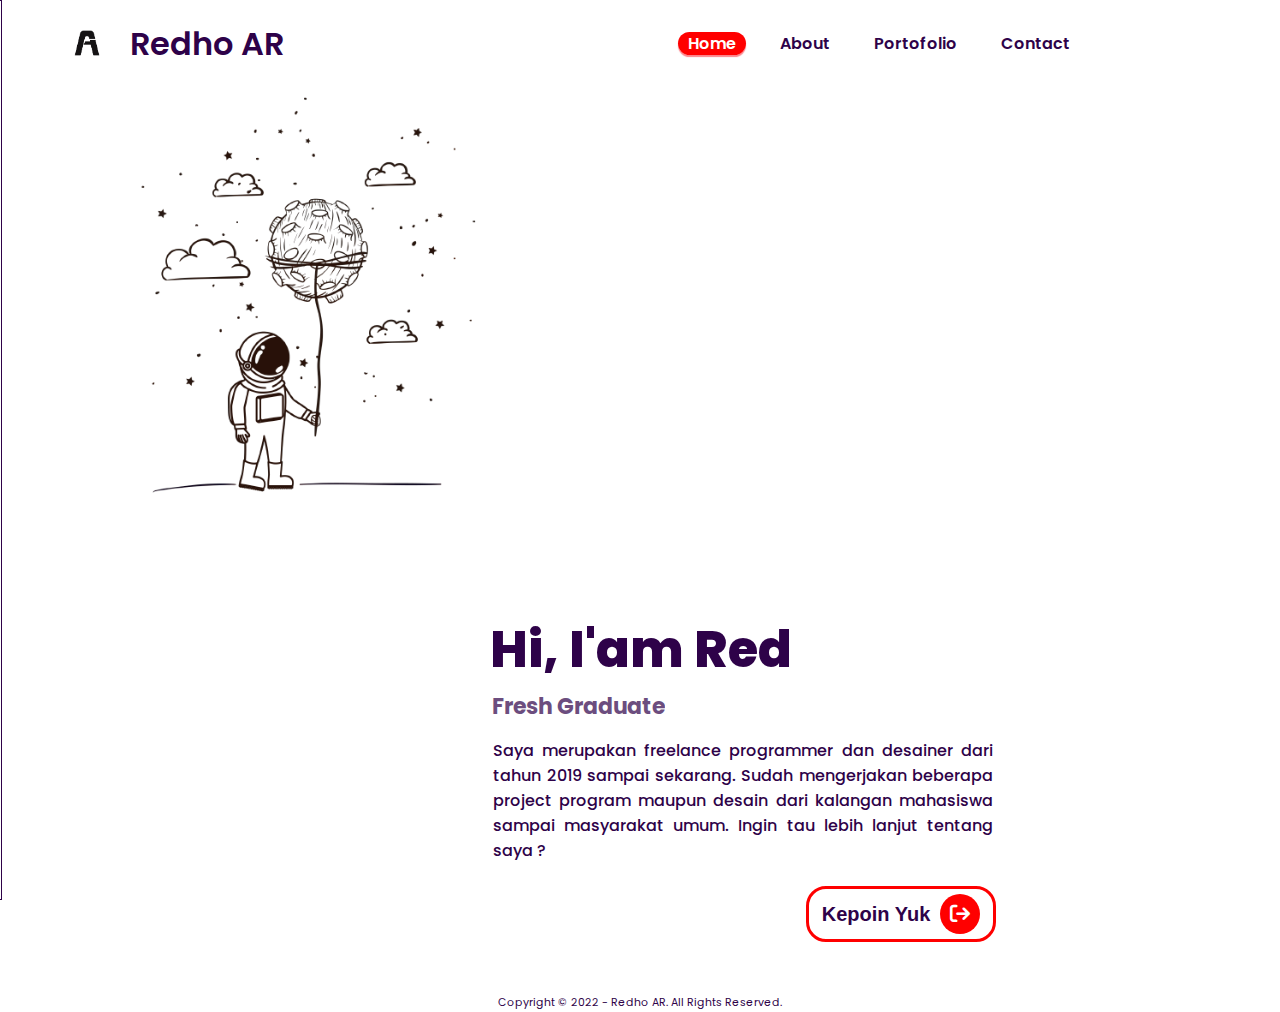
<file: index.html>
<!DOCTYPE html>
<html lang="en">
<head>
    <meta charset="UTF-8">
    <meta http-equiv="X-UA-Compatible" content="IE=edge">
    <meta name="viewport" content="width=device-width, initial-scale=1.0">
    <link rel="stylesheet" type="text/css" href="css/style.css">
    <link href="https://fonts.googleapis.com/css2?family=Poppins:wght@400;500;600;800&display=swap" rel="stylesheet">
    <link rel="stylesheet" href="https://cdnjs.cloudflare.com/ajax/libs/font-awesome/6.1.2/css/all.min.css">
    <title>AR Group</title>
</head>
<body>

    <!-- Sidebar -->
    <input type="checkbox" id="check">
    <div class="sidebar">
        <ul>
            <li><a href="index.html">Home</a></li>
            <li><a href="about/about.html">About</a></li>
            <li><a href="portofolio/portofolio.html">Portofolio</a></li>
            <li><a href="contact/contact.html">Contact</a></li>
        </ul>
        <label for="check" class="mobile-menuback"><i class="fa-solid fa-circle-xmark"></i></label>
    </div>
    
    <!--Header-->
    <header>
        <div class="container">
            <img src="images/logo.png" alt="logo">
            <h1><a href="index.html">Redho AR</a></h1>
            <ul>
                <li class="active"><a href="index.html">Home</a></li>
                <li><a href="about/about.html">About</a></li>
                <li><a href="portofolio/portofolio.html">Portofolio</a></li>
                <li><a href="contact/contact.html">Contact</a></li>
            </ul>
            <label for="check" class="mobile-menu"><i class="fa-solid fa-bars-progress"></i></label>
        </div>
    </header>

    <!--Banner-->
    <section>
        <div class="container">
            <img src="images/background.png" alt="background">
            <div class="text">
                <h2>Hi, I'am <span class="ngetik"></span></h2>
                <h5>Fresh Graduate</h5>
                <p>Saya merupakan freelance programmer dan desainer dari tahun 2019 sampai sekarang. Sudah mengerjakan beberapa project program maupun desain dari kalangan mahasiswa sampai masyarakat umum. Ingin tau lebih lanjut tentang saya ?</p>
                <a href="about/about.html"><button>Kepoin Yuk<i class="fa-solid fa-arrow-right-from-bracket"></i></button></a>
            </div>
        </div>
    </section>

    <!--Footer-->
    <footer>
        <div class="container">
            <small>Copyright &copy; 2022 - Redho AR. All Rights Reserved.</small>
        </div>
    </footer>

    <script src="js/script.js"></script>
</body>
</html>
</file>
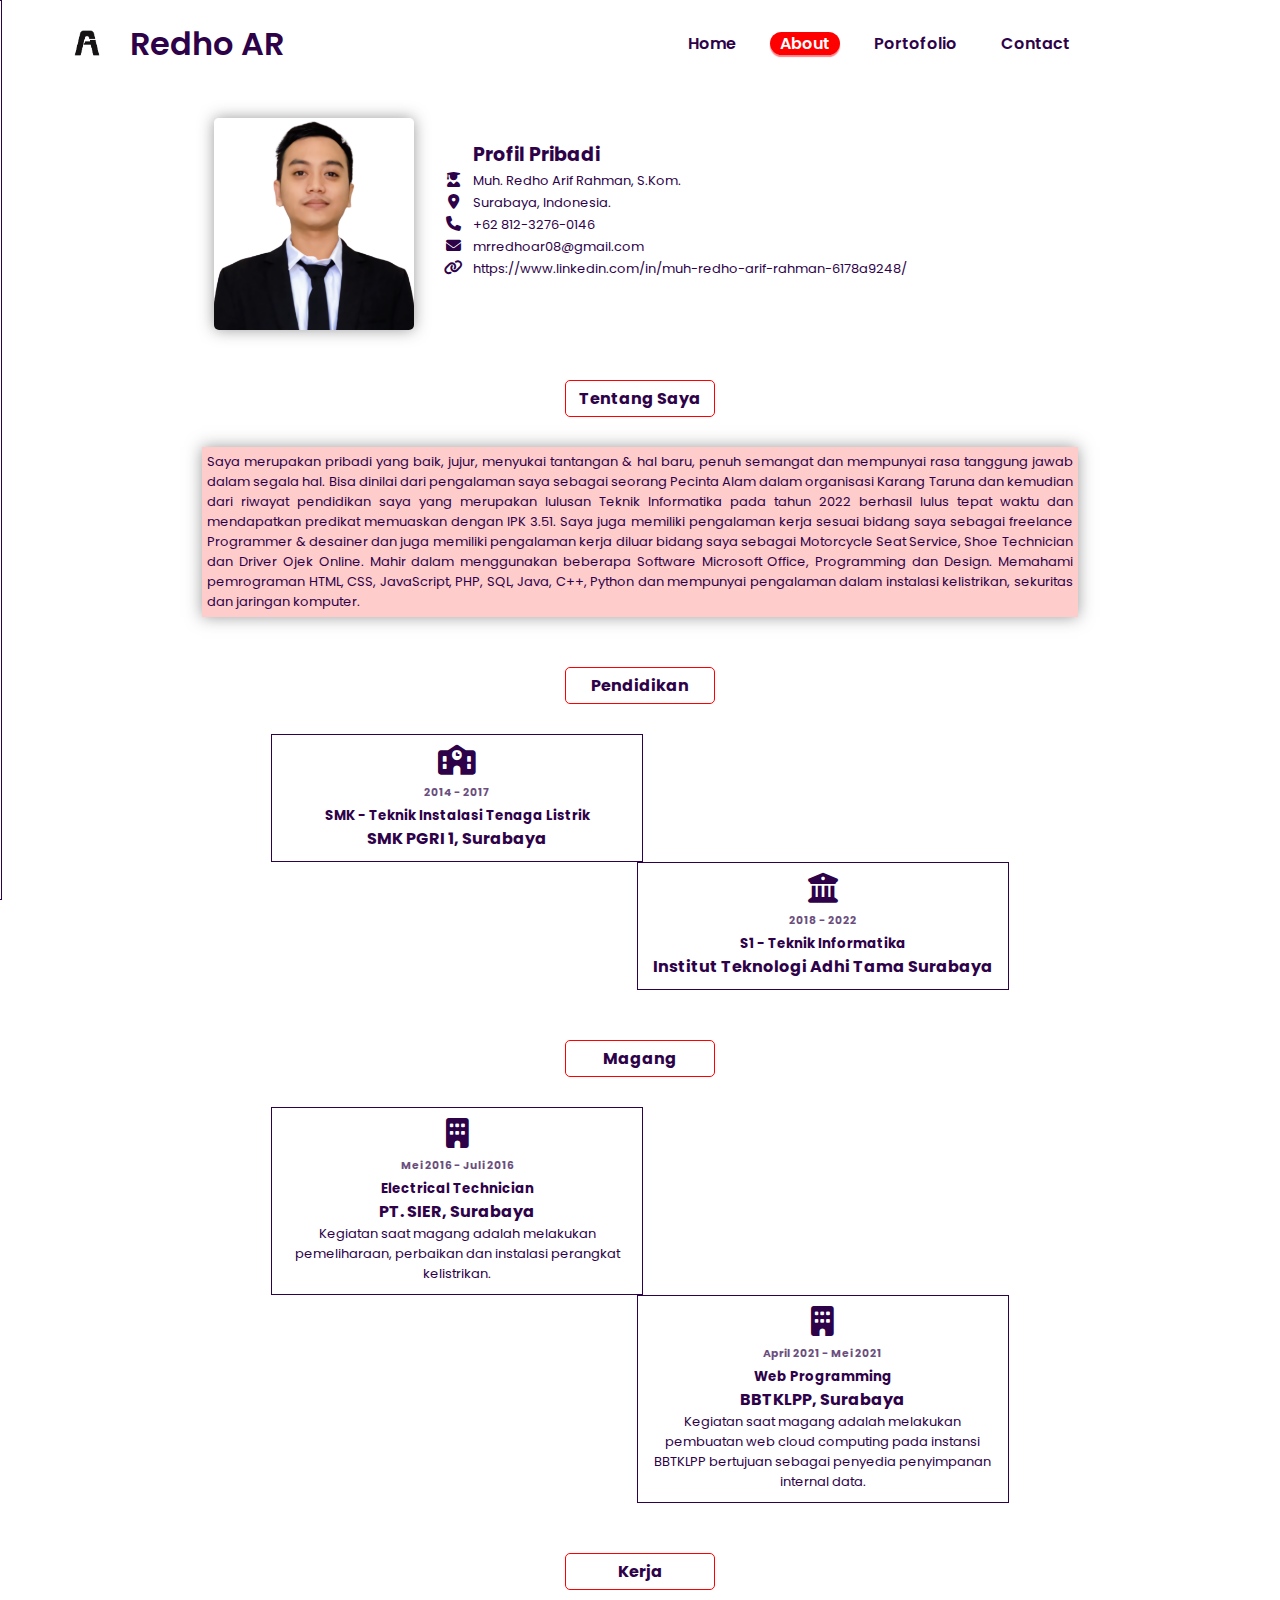
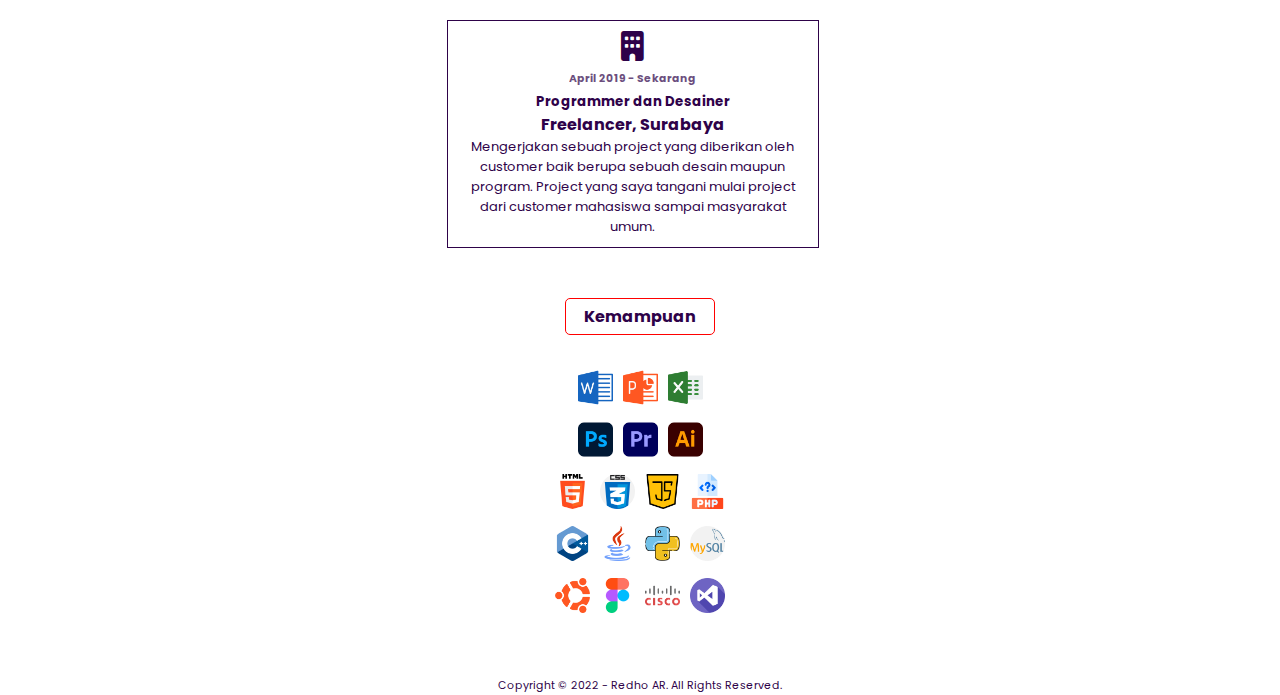
<file: about/about.html>
<!DOCTYPE html>
<html lang="en">
<head>
    <meta charset="UTF-8">
    <meta http-equiv="X-UA-Compatible" content="IE=edge">
    <meta name="viewport" content="width=device-width, initial-scale=1.0">
    <link rel="stylesheet" type="text/css" href="../css/style.css">
    <link href="https://fonts.googleapis.com/css2?family=Poppins:wght@400;500;600;800&display=swap" rel="stylesheet">
    <link rel="stylesheet" href="https://cdnjs.cloudflare.com/ajax/libs/font-awesome/6.1.2/css/all.min.css">
    <title>AR Group</title>
</head>
<body>
    
    <!-- Sidebar -->
    <input type="checkbox" id="check">
    <div class="sidebar">
        <ul>
            <li><a href="../index.html">Home</a></li>
            <li><a href="about.html">About</a></li>
            <li><a href="../portofolio/portofolio.html">Portofolio</a></li>
            <li><a href="../contact/contact.html">Contact</a></li>
        </ul>
        <label for="check" class="mobile-menuback"><i class="fa-solid fa-circle-xmark"></i></label>
    </div>

    <!--Header-->
    <header>
        <div class="container">
            <img src="../images/logo.png" alt="logo">
            <h1><a href="index.html">Redho AR</a></h1>
            <ul>
                <li><a href="../index.html">Home</a></li>
                <li class="active"><a href="about.html">About</a></li>
                <li><a href="../portofolio/portofolio.html">Portofolio</a></li>
                <li><a href="../contact/contact.html">Contact</a></li>
            </ul>
            <label for="check" class="mobile-menu"><i class="fa-solid fa-bars-progress"></i></label>
        </div>
    </header>

    <!--Banner-->
    <div class="container">
        <div class="profil">
            <img src="../images/profil.png" alt="">
            <div class="pribadi">
                <table>
                    <tr>
                        <th></th>
                        <th>Profil Pribadi</th>
                    </tr>
                    <tr>
                        <td><i class="fa-solid fa-user-graduate"></i></td>
                        <td>Muh. Redho Arif Rahman, S.Kom.</td>
                    </tr>
                    <tr>
                        <td><i class="fa-solid fa-location-dot"></i></td>
                        <td>Surabaya, Indonesia.</td>
                    </tr>
                    <tr>
                        <td><i class="fa-solid fa-phone"></i></td>
                        <td>+62 812-3276-0146</td>
                    </tr>
                    <tr>
                        <td><i class="fa-solid fa-envelope"></i></td>
                        <td>mrredhoar08@gmail.com</td>
                    </tr>
                    <tr>
                        <td><i class="fa-solid fa-link"></i></td>
                        <td>https://www.linkedin.com/in/muh-redho-arif-rahman-6178a9248/</td>
                    </tr>
                </table>
            </div>
        </div>
    </div>

    <div class="container">
        <div class="tentang glow">
            <h4>Tentang Saya</h4>
        </div>
        <div class="saya">
            <p>Saya merupakan pribadi yang baik, jujur, menyukai tantangan & hal baru, penuh semangat dan mempunyai rasa tanggung jawab dalam segala hal. Bisa dinilai dari pengalaman saya sebagai seorang Pecinta Alam dalam organisasi Karang Taruna dan kemudian dari riwayat pendidikan saya yang merupakan lulusan Teknik Informatika pada tahun 2022 berhasil lulus tepat waktu dan mendapatkan predikat memuaskan dengan IPK 3.51. Saya juga memiliki pengalaman kerja sesuai bidang saya sebagai freelance Programmer & desainer dan juga memiliki pengalaman kerja diluar bidang saya sebagai Motorcycle Seat Service, Shoe Technician dan Driver Ojek Online. Mahir dalam menggunakan beberapa Software Microsoft Office, Programming dan Design. Memahami pemrograman HTML, CSS, JavaScript, PHP, SQL, Java, C++, Python dan mempunyai pengalaman dalam instalasi kelistrikan, sekuritas dan jaringan komputer.</p>
        </div>
    </div>

    <div class="container">
        <div class="edu glow">
            <h4>Pendidikan</h4>
        </div>
        <div class="edu-smk">
            <a href="https://www.smkpgri1surabaya.sch.id/" target="_blank"><i class="fa-solid fa-school"></i></a>
            <a href="https://www.smkpgri1surabaya.sch.id/" target="_blank"><h6>2014 - 2017</h6></a>
            <a href="https://www.smkpgri1surabaya.sch.id/" target="_blank"><h5>SMK - Teknik Instalasi Tenaga Listrik</h5></a>
            <a href="https://www.smkpgri1surabaya.sch.id/" target="_blank"><h4>SMK PGRI 1, Surabaya</h4></a>
        </div>
        <div class="edu-si">
            <a href="https://itats.ac.id/" target="_blank"><i class="fa-solid fa-building-columns"></i></a>
            <a href="https://itats.ac.id/" target="_blank"><h6>2018 - 2022</h6></a>
            <a href="https://itats.ac.id/" target="_blank"><h5>S1 - Teknik Informatika</h5></a>
            <a href="https://itats.ac.id/" target="_blank"><h4>Institut Teknologi Adhi Tama Surabaya</h4></a>
        </div>
    </div>

    <div class="container">
        <div class="magang glow">
            <h4>Magang</h4>
        </div>
        <div class="magang-smk">
            <a href="https://sier.id/" target="_blank"><i class="fa-solid fa-building"></i></a>
            <a href="https://sier.id/" target="_blank"><h6>Mei 2016 - Juli 2016</h6></a>
            <a href="https://sier.id/" target="_blank"><h5>Electrical Technician</h5></a>
            <a href="https://sier.id/" target="_blank"><h4>PT. SIER, Surabaya</h4></a>
            <a href="https://sier.id/" target="_blank"><p>Kegiatan saat magang adalah melakukan pemeliharaan, perbaikan dan instalasi perangkat kelistrikan.</p></a>
        </div>
        <div class="magang-si">
            <a href="https://btklsby.go.id/" target="_blank"><i class="fa-solid fa-building"></i></a>
            <a href="https://btklsby.go.id/" target="_blank"><h6>April 2021 - Mei 2021</h6></a>
            <a href="https://btklsby.go.id/" target="_blank"><h5>Web Programming</h5></a>
            <a href="https://btklsby.go.id/" target="_blank"><h4>BBTKLPP, Surabaya</h4></a>
            <a href="https://btklsby.go.id/" target="_blank"><p>Kegiatan saat magang adalah melakukan pembuatan web cloud computing pada instansi BBTKLPP bertujuan sebagai penyedia penyimpanan internal data.
            </p></a>
        </div>
    </div>

    <div class="container">
        <div class="kerja glow">
            <h4>Kerja</h4>
        </div>
        <div class="freelance">
            <i class="fa-solid fa-building"></i>
            <h6>April 2019 - Sekarang</h6>
            <h5>Programmer dan Desainer</h5>
            <h4>Freelancer, Surabaya</h4>
            <p>Mengerjakan sebuah project yang diberikan oleh customer baik berupa sebuah desain maupun program. Project yang saya tangani mulai project dari customer mahasiswa sampai masyarakat umum.</p>
        </div>
    </div>

    <div class="container">
        <div class="skill glow">
            <h4>Kemampuan</h4>
        </div>
        <div class="pembungkus-i">
            <div class="word">
                <a href="https://www.flaticon.com/free-icons/microsoft-word" title="microsoft word icons"><img src="../images/word.png" alt=""></a>
            </div>
            <div class="powerpoint">
                <a href="https://www.flaticon.com/free-icons/microsoft-powerpoint" title="microsoft powerpoint icons"><img src="../images/powerpoint.png" alt=""></a>
            </div>
            <div class="excel">
                <a href="https://www.flaticon.com/free-icons/excel" title="excel icons"><img src="../images/excel.png" alt=""></a>
            </div>
        </div>
        <div class="pembungkus-ii">
            <div class="ps">
                <a href="https://www.flaticon.com/free-icons/photoshop" title="photoshop icons"><img src="../images/photoshop.png" alt=""></a>
            </div>
            <div class="pr">
                <a href="https://www.flaticon.com/free-icons/adobe" title="adobe icons"><img src="../images/premiere-pro.png" alt=""></a>
            </div>
            <div class="ai">
                <a href="https://www.flaticon.com/free-icons/adobe" title="adobe icons"><img src="../images/illustrator.png" alt=""></a>
            </div>
        </div>
        <div class="pembungkus-iii">
            <div class="html3">
                <a href="https://www.flaticon.com/free-icons/html-5" title="html 5 icons"><img src="../images/html-5.png" alt=""></a>
            </div>
            <div class="css3">
                <a href="https://www.flaticon.com/free-icons/css" title="css icons"><img src="../images/css.png" alt=""></a>
            </div>
            <div class="js3">
                <a href="https://www.flaticon.com/free-icons/java" title="java icons"><img src="../images/java-script.png" alt=""></a>
            </div>
            <div class="php3">
                <a href="https://www.flaticon.com/free-icons/php" title="php icons"><img src="../images/php.png" alt=""></a>
            </div>
        </div>
        <div class="pembungkus-iv">
            <div class="c">
                <a href="https://www.flaticon.com/free-icons/coding" title="coding icons"><img src="../images/c-.png" alt=""></a>
            </div>
            <div class="java">
                <a href="https://www.flaticon.com/free-icons/java" title="java icons"><img src="../images/java.png" alt=""></a>
            </div>
            <div class="python">
                <a href="https://www.flaticon.com/free-icons/python-file" title="python file icons"><img src="../images/python.png" alt=""></a>
            </div>
            <div class="mysql">
                <a href="https://www.flaticon.com/free-icons/mysql" title="mysql icons"><img src="../images/mysql.png" alt=""></a>
            </div>
        </div>
        <div class="pembungkus-v">
            <div class="ubuntu">
                <a href="https://www.flaticon.com/free-icons/ubuntu" title="ubuntu icons"><img src="../images/ubuntu.png" alt=""></a>
            </div>
            <div class="figma">
                <a href="https://www.flaticon.com/free-icons/figma" title="figma icons"><img src="../images/figma.png" alt=""></a>
            </div>
            <div class="cisco">
                <a href="https://www.flaticon.com/free-icons/cisco" title="cisco icons"><img src="../images/cisco.png" alt=""></a>
            </div>
            <div class="vsc">
                <a href="https://www.flaticon.com/free-icons/microsoft" title="microsoft icons"><img src="../images/visual-studio.png" alt=""></a>
            </div>
        </div>
    </div>

    <!--Footer-->
    <footer>
        <div class="container">
            <small>Copyright &copy; 2022 - Redho AR. All Rights Reserved.</small>
        </div>
    </footer>
</body>
</html>
</file>
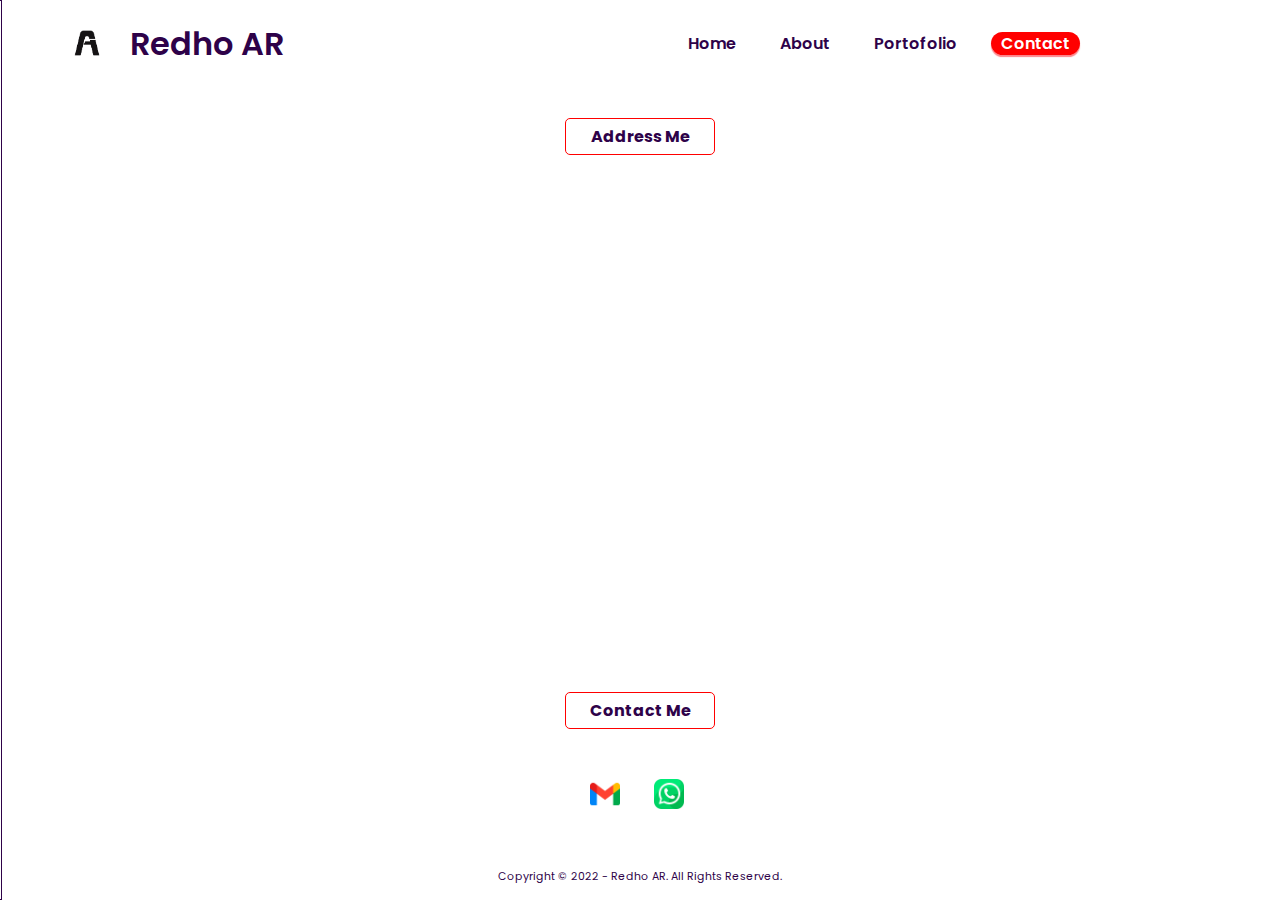
<file: contact/contact.html>
<!DOCTYPE html>
<html lang="en">
<head>
    <meta charset="UTF-8">
    <meta http-equiv="X-UA-Compatible" content="IE=edge">
    <meta name="viewport" content="width=device-width, initial-scale=1.0">
    <link rel="stylesheet" type="text/css" href="../css/style.css">
    <link href="https://fonts.googleapis.com/css2?family=Poppins:wght@400;500;600;800&display=swap" rel="stylesheet">
    <link rel="stylesheet" href="https://cdnjs.cloudflare.com/ajax/libs/font-awesome/6.1.2/css/all.min.css">
    <title>AR Group</title>
</head>
<body>
    
    <input type="checkbox" id="check">
    <div class="sidebar">
        <ul>
            <li><a href="../index.html">Home</a></li>
            <li><a href="../about/about.html">About</a></li>
            <li><a href="../portofolio/portofolio.html">Portofolio</a></li>
            <li><a href="contact.html">Contact</a></li>
        </ul>
        <label for="check" class="mobile-menuback"><i class="fa-solid fa-circle-xmark"></i></label>
    </div>

    <!--Header-->
    <header>
        <div class="container">
            <img src="../images/logo.png" alt="logo">
            <h1><a href="../index.html">Redho AR</a></h1>
            <ul>
                <li><a href="../index.html">Home</a></li>
                <li><a href="../about/about.html">About</a></li>
                <li><a href="../portofolio/portofolio.html">Portofolio</a></li>
                <li class="active"><a href="contact.html">Contact</a></li>
            </ul>
            <label for="check" class="mobile-menu"><i class="fa-solid fa-bars-progress"></i></label>
        </div>
    </header>

    <!--Maps-->
    <div class="container">
        <div class="alamat glow">
            <h4>Address Me</h4>
        </div>
        <iframe src="https://www.google.com/maps/embed?pb=!1m18!1m12!1m3!1d3957.1877922602766!2d112.74716311430096!3d-7.3327951741550725!2m3!1f0!2f0!3f0!3m2!1i1024!2i768!4f13.1!3m3!1m2!1s0x2dd7fb3b5d57a381%3A0x98c519631b489bb2!2sKutisari%20Utara%20IIB%20No.6%2C%20Kutisari%2C%20Kec.%20Tenggilis%20Mejoyo%2C%20Kota%20SBY%2C%20Jawa%20Timur%2060291!5e0!3m2!1sid!2sid!4v1662085960597!5m2!1sid!2sid" width="100%" height="450" style="border:0;" allowfullscreen="" loading="lazy" referrerpolicy="no-referrer-when-downgrade"></iframe>
        <div class="hubung glow">
            <h4>Contact Me</h4>
        </div>
        <div class="box">
            <ul>
                <li><a href="mailto:mrredhoar08@gmail.com" target="_blank" title="gmail icons"><img src="../images/gmail.png" alt=""></a></li>
                <li><a href="https://wa.me/6281232760146" target="_blank" title="Whatsapp icons"><img src="../images/whatsapp.png" alt=""></a></li>
            </ul>
        </div>
    </div>

    <!--Footer-->
    <footer>
        <div class="container">
            <small>Copyright &copy; 2022 - Redho AR. All Rights Reserved.</small>
        </div>
    </footer>
</body>
</html>
</file>
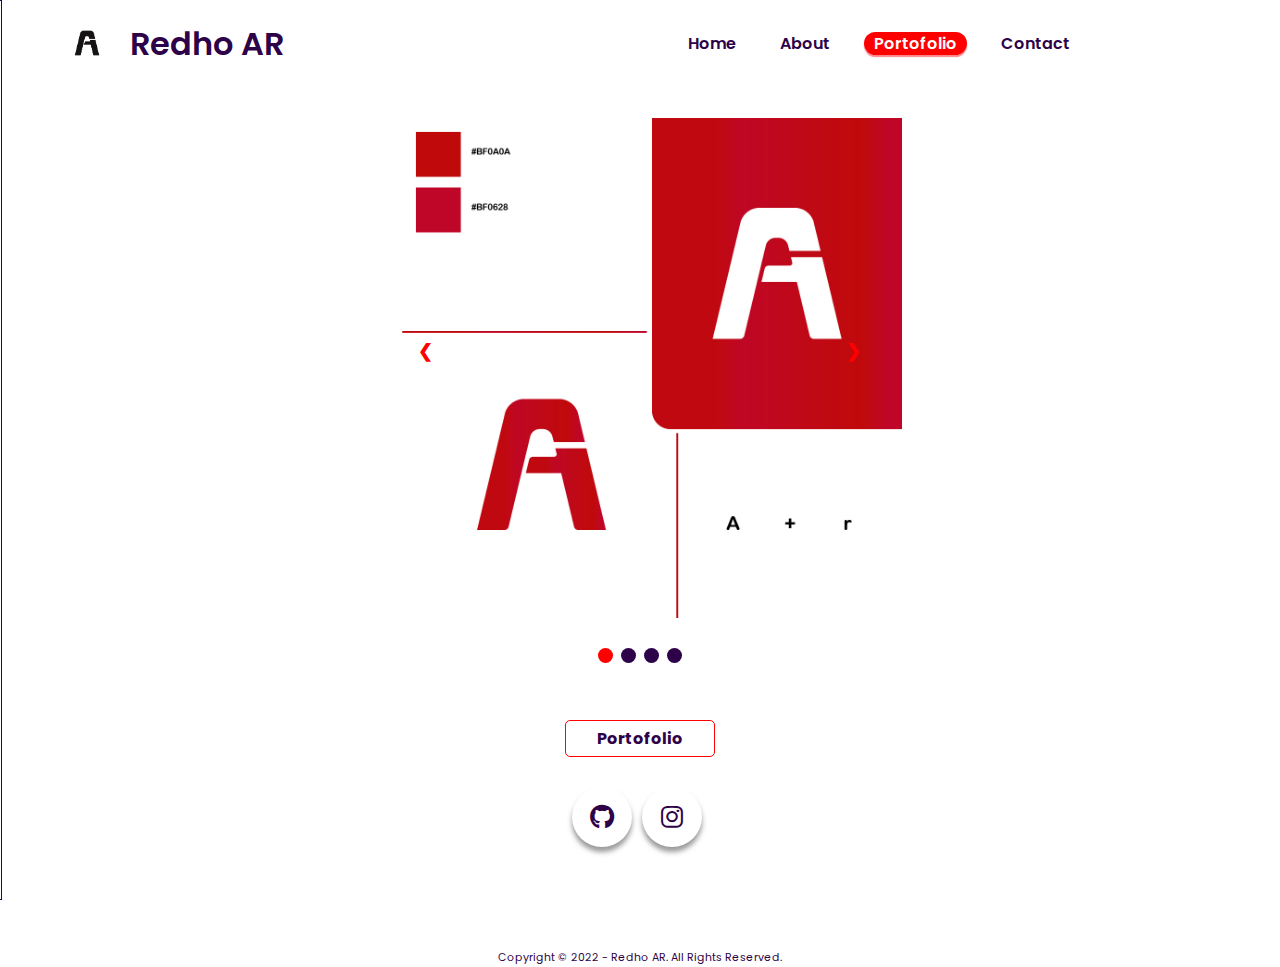
<file: portofolio/portofolio.html>
<!DOCTYPE html>
<html lang="en">
<head>
    <meta charset="UTF-8">
    <meta http-equiv="X-UA-Compatible" content="IE=edge">
    <meta name="viewport" content="width=device-width, initial-scale=1.0">
    <link rel="stylesheet" type="text/css" href="../css/style.css">
    <link href="https://fonts.googleapis.com/css2?family=Poppins:wght@400;500;600;800&display=swap" rel="stylesheet">
    <link rel="stylesheet" href="https://cdnjs.cloudflare.com/ajax/libs/font-awesome/6.1.2/css/all.min.css">
    <title>AR Group</title>
</head>
<body>
    
    <!-- Sidebar -->
    <input type="checkbox" id="check">
    <div class="sidebar">
        <ul>
            <li><a href="../index.html">Home</a></li>
            <li><a href="../about/about.html">About</a></li>
            <li><a href="portofolio.html">Portofolio</a></li>
            <li><a href="../contact/contact.html">Contact</a></li>
        </ul>
        <label for="check" class="mobile-menuback"><i class="fa-solid fa-circle-xmark"></i></label>
    </div>

    <!--Header-->
    <header>
        <div class="container">
            <img src="../images/logo.png" alt="logo">
            <h1><a href="../index.html">Redho AR</a></h1>
            <ul>
                <li><a href="../index.html">Home</a></li>
                <li><a href="../about/about.html">About</a></li>
                <li class="active"><a href="../portofolio/portofolio.html">Portofolio</a></li>
                <li><a href="../contact/contact.html">Contact</a></li>
            </ul>
            <label for="check" class="mobile-menu"><i class="fa-solid fa-bars-progress"></i></label>
        </div>
    </header>

    <!--Image Slide-->
    <div class="container">
        <div class="content-slide">
            <div class="imgslide fade">
                <img src="../images/logo slide 1.jpg" alt="" class="x">
            </div>
            <div class="imgslide fade">
                <img src="../images/logo slide 2.png" alt="" class="x">
            </div>
            <div class="imgslide fade">
                <img src="../images/logo slide 3.jpg" alt="" class="x">
            </div>
            <div class="imgslide fade">
                <img src="../images/logo slide 4.png" alt="" class="x">
            </div>
            <a class="prev" onClick="nextslide(-1)">&#10094;</a>
            <a class="next" onClick="nextslide(1)">&#10095;</a>
        </div>
        <div class="page">
            <span class="dot" onClick="dotslide(1)"></span>
            <span class="dot" onClick="dotslide(2)"></span>
            <span class="dot" onClick="dotslide(3)"></span>
            <span class="dot" onClick="dotslide(4)"></span>
        </div>
    </div>

    <!--Link Portofolio-->
    <div class="container">
        <div class="porto glow">
            <h4>Portofolio</h4>
        </div>
        <div class="portolio">
            <div class="lio">
                <div class="icon"><a href="https://github.com/MRedhoAR/" target="_blank"><i class="fa-brands fa-github"></i></a></div>
                <span><a href="https://github.com/MRedhoAR/" target="_blank">Github</a></span>
            </div>
            <div class="lio">
                <div class="icon"><a href="https://www.instagram.com/mrar008/" target="_blank"><i class="fa-brands fa-instagram"></i></a></div>
                <span> <a href="https://www.instagram.com/mrar008/" target="_blank">Instagram</a></span>
            </div>
        </div>
    </div>

    <!--Footer-->
    <footer>
        <div class="container">
            <small>Copyright &copy; 2022 - Redho AR. All Rights Reserved.</small>
        </div>
    </footer>

    <script src="../js/script1.js"></script>
</body>
</html>
</file>
<file: css/style.css>
*{
    margin: 0;
    padding: 0;
    color: #2E0249;
}
body{
    background-color: #FFFFFF;
    font-family: 'Poppins', sans-serif;
}
.container{
    margin-right: 5%;
    margin-left: 5%;
}
.container::after{
    content: "";
    display: block;
    clear: both;
}
a{
    text-decoration: none;
}
ul li{
    list-style: none;
}
.active a{
    background-color: #FF0000;
    color: #FFFFFF;
    border-radius: 20px;
    box-shadow: 0px 2px 1px rgb(249, 7, 22, .5);
    transition: .5s ease;
}

header img{
    width: 3.5%;
    float: left;
    padding: 3px;
    margin-right: 20px;
    margin-top: 20px;
}
header h1{
    float: left;
    display: block;
    margin-top: 20px;
}
header h1 a{
    color: #2E0249;
    font-weight: 600;
}
header ul{
    float: right;
    padding: 11px;
    margin-top: 20px;
    margin-right: 10%;
}
header ul li{
    display: inline-block;
}
header ul li a{
    padding: 0px 10px;
    margin-left: 10px;
    margin-right: 10px;
    font-weight: 600;
}
header ul li a:hover{
    background-color: #FF0000;
    color: #FFFFFF;
    border-radius: 20px;
    box-shadow: 0px 2px 1px rgb(249, 7, 22, .5);
    transition: .5s ease;
}
footer{
    margin-top: 50px;
    text-align: center;
    font-size: small;
}
#check{
    display: none;
}
.mobile-menu{
    float: right;
    display: none;
}
.mobile-menu:hover{
    cursor: pointer;
}
.sidebar{
    border: 1px solid;
    position: fixed;
    top: 0;
    bottom: 0;
    left: -450px;
    width: 450px;
    background-color: #FFFFFF;
    transition: .8s;
    z-index: 9;
}
.sidebar ul{
    list-style-type: none;
}
.sidebar ul li{
    padding: 25px;
    text-align: center;
    transition: .5s;
}
.sidebar ul li:hover{
    background-color: #FFFFFF;
    box-shadow: 0px 0px 15px rgb(56, 56, 56, .5);
}
.sidebar ul li a{
    color: #FF0000;
}
#check:checked ~ .sidebar {
    left: 0;
}

/* Halaman Menu */
section img{
    width: 35%;
    margin-left: 50px;
    float: left;
}
.text{
    float: right;
    margin-top: 90px;
    margin-right: 220px;
}
.text h2{
    font-size: 50px;
    font-weight: 800;
}
.text h5{
    padding: 2px;
    font-size: 22px;
    opacity: .7;
}
.text p{
    margin-top: 10px;
    margin-bottom: 20px;
    padding: 3px;
    width: 500px;
    text-align: justify;
    font-weight: 500;
}
.text button{
    border: 3px solid #FF0000;
    border-radius: 20px;
    background-color: #FFFFFF;
    width: 190px;
    padding: 5px;
    font-size: 20px;
    font-weight: 800;
    float: right;
    cursor: pointer;
}
.text i{
    margin-left: 10px;
    padding: 10px;
    border-radius: 50px;
    font-size: 20px;
    background-color: #FF0000;
    color: #FFFFFF;
}
.text button:hover{
    background-color: #FF0000;
    color: #FFFFFF;
    box-shadow: 0px 10px 10px rgb(249, 7, 22, .5);
    transition: .5s ease;
}

/*about*/
.profil img{
    border-radius: 5px;
    box-shadow: 0px 0px 15px rgb(56, 56, 56, .5);
    margin-left: 150px;
    margin-top: 50px;
    width: 200px;
    float: left;
}
.pribadi table{
    margin-top: 70px;
    margin-left: 20px;
    float: left;
}
.pribadi table tr td{
    font-size: 13px;
}
.pribadi table tr th{
    font-size: 19px;
    text-align: left;
}
.pribadi table tr td i{
    text-align: center;
    font-size: 15px;
    width: 35px;
}
.tentang{
    border: 1px solid #FF0000;
    position: relative;
    border-radius: 5px;
    margin-top: 50px;
    margin-left: 43.5%;
    margin-right: 43.5%;
    padding: 5px 10px;
    text-align: center;
    background-color: #FFFFFF;
}
.glow::before , .glow::after{
    content: "";
    border-radius: 5px;
    position: absolute;
    left: -2px;
    top: -2px;
    background: linear-gradient(45deg, #FFFFFF, #FFFFFF, #FF0000, #FFFFFF, #FF0000);
    background-size: 600%;
    width: 102%;
    height: 110%;
    z-index: -1;
    animation: animate 20s linear infinite;
}
@keyframes animate{
    0%{
        background-position: 0 0;
    }
    50%{
        background-position: 600% 0;
    }
    100%{
        background-position: 0 0;
    }
}
.saya{
    margin-top: 30px;
    font-size: 13px;
    font-weight: 400;
    margin-left: 12%;
    margin-right: 12%;
    padding: 5px;
    text-align: justify;
    background-color: rgb(255, 0, 0, .2);
    box-shadow: 0px 0px 15px rgb(56, 56, 56, .5);
}
.edu{
    border: 1px solid #FF0000;
    position: relative;
    border-radius: 5px;
    margin-top: 50px;
    margin-left: 43.5%;
    margin-right: 43.5%;
    padding: 5px 10px;
    text-align: center;
    background-color: #FFFFFF;
    margin-bottom: 30px;
}
.edu-smk{
    border: 1px solid #2E0249;
    float: left;
    width: 350px;
    padding: 10px;
    text-align: center;
    margin-left: 18%;
}
.edu-smk h6{
    margin-bottom: 5px;
    opacity: .7;
}
.edu-smk i{
    font-size: 30px;
    margin-bottom: 10px;
}
.edu-smk:hover{
    box-shadow: 0px 0px 15px rgb(56, 56, 56, .5);
    border: 0px solid;
}
.edu-si{
    border: 1px solid #2E0249;
    float: right;
    width: 350px;
    padding: 10px;
    text-align: center;
    margin-right: 18%;
}
.edu-si h6{
    margin-bottom: 5px;
    opacity: .7;
}
.edu-si i{
    font-size: 30px;
    margin-bottom: 10px;
}
.edu-si:hover{
    box-shadow: 0px 0px 15px rgb(56, 56, 56, .5);
    border: 0px solid;
}
.magang{
    border: 1px solid #FF0000;
    position: relative;
    border-radius: 5px;
    margin-top: 50px;
    margin-left: 43.5%;
    margin-right: 43.5%;
    padding: 5px 10px;
    text-align: center;
    background-color: #FFFFFF;
    margin-bottom: 30px;
}
.magang-smk{
    border: 1px solid #2E0249;
    float: left;
    width: 350px;
    padding: 10px;
    text-align: center;
    margin-left: 18%;
}
.magang-smk h6{
    margin-bottom: 5px;
    opacity: .7;
}
.magang-smk i{
    font-size: 30px;
    margin-bottom: 10px;
}
.magang-smk p{
    font-size: 13px;
    font-weight: 400;
}
.magang-smk:hover{
    box-shadow: 0px 0px 15px rgb(56, 56, 56, .5);
    border: 0px solid;
}
.magang-si{
    border: 1px solid #2E0249;
    float: right;
    width: 350px;
    padding: 10px;
    text-align: center;
    margin-right: 18%;
}
.magang-si h6{
    margin-bottom: 5px;
    opacity: .7;
}
.magang-si i{
    font-size: 30px;
    margin-bottom: 10px;
}
.magang-si p{
    font-size: 13px;
    font-weight: 400;
}
.magang-si:hover{
    box-shadow: 0px 0px 15px rgb(56, 56, 56, .5);
    border: 0px solid;
}
.kerja{
    border: 1px solid #FF0000;
    position: relative;
    border-radius: 5px;
    margin-top: 50px;
    margin-left: 43.5%;
    margin-right: 43.5%;
    padding: 5px 10px;
    text-align: center;
    background-color: #FFFFFF;
    margin-bottom: 30px;
}
.freelance{
    border: 1px solid #2E0249;
    float: right;
    width: 350px;
    padding: 10px;
    text-align: center;
    margin-right: 34.5%;
}
.freelance h6{
    margin-bottom: 5px;
    opacity: .7;
}
.freelance i{
    font-size: 30px;
    margin-bottom: 10px;
}
.freelance p{
    font-size: 13px;
    font-weight: 400;
}
.freelance:hover{
    box-shadow: 0px 0px 15px rgb(56, 56, 56, .5);
    border: 0px solid;
}
.skill{
    border: 1px solid #FF0000;
    position: relative;
    border-radius: 5px;
    margin-top: 50px;
    margin-left: 43.5%;
    margin-right: 43.5%;
    padding: 5px 10px;
    text-align: center;
    background-color: #FFFFFF;
    margin-bottom: 30px;
}
.pembungkus-i{
    display: flex;
    justify-content: center;
    align-items: center;
}
.word img{
    width: 35px;
    margin: 5px 5px;
}
.word img:hover{
    box-shadow: 0px 0px 15px rgb(56, 56, 56, .5);
    width: 37px;
}
.powerpoint img{
    width: 35px;
    margin: 5px 5px;
}
.powerpoint img:hover{
    box-shadow: 0px 0px 15px rgb(56, 56, 56, .5);
    width: 37px;
}
.excel img{
    width: 35px;
    margin: 5px 5px;
}
.excel img:hover{
    box-shadow: 0px 0px 15px rgb(56, 56, 56, .5);
    width: 37px;
}
.pembungkus-ii{
    display: flex;
    justify-content: center;
    align-items: center;
}
.ps img{
    width: 35px;
    margin: 5px 5px;
}
.ps img:hover{
    box-shadow: 0px 0px 15px rgb(56, 56, 56, .5);
    width: 37px;
}
.pr img{
    width: 35px;
    margin: 5px 5px;
}
.pr img:hover{
    box-shadow: 0px 0px 15px rgb(56, 56, 56, .5);
    width: 37px;
}
.ai img{
    width: 35px;
    margin: 5px 5px;
}
.ai img:hover{
    box-shadow: 0px 0px 15px rgb(56, 56, 56, .5);
    width: 37px;
}
.pembungkus-iii{
    display: flex;
    justify-content: center;
    align-items: center;
}
.html3 img{
    width: 35px;
    margin: 5px 5px;
}
.html3 img:hover{
    box-shadow: 0px 0px 15px rgb(56, 56, 56, .5);
    width: 37px;
}
.css3 img{
    width: 35px;
    margin: 5px 5px;
}
.css3 img:hover{
    box-shadow: 0px 0px 15px rgb(56, 56, 56, .5);
    width: 37px;
}
.js3 img{
    width: 35px;
    margin: 5px 5px;
}
.js3 img:hover{
    box-shadow: 0px 0px 15px rgb(56, 56, 56, .5);
    width: 37px;
}
.php3 img{
    width: 35px;
    margin: 5px 5px;
}
.php3 img:hover{
    box-shadow: 0px 0px 15px rgb(56, 56, 56, .5);
    width: 37px;
}
.pembungkus-iv{
    display: flex;
    justify-content: center;
    align-items: center;
}
.c img{
    width: 35px;
    margin: 5px 5px;
}
.c img:hover{
    box-shadow: 0px 0px 15px rgb(56, 56, 56, .5);
    width: 37px;
}
.java img{
    width: 35px;
    margin: 5px 5px;
}
.java img:hover{
    box-shadow: 0px 0px 15px rgb(56, 56, 56, .5);
    width: 37px;
}
.python img{
    width: 35px;
    margin: 5px 5px;
}
.python img:hover{
    box-shadow: 0px 0px 15px rgb(56, 56, 56, .5);
    width: 37px;
}
.mysql img{
    width: 35px;
    margin: 5px 5px;
}
.mysql img:hover{
    box-shadow: 0px 0px 15px rgb(56, 56, 56, .5);
    width: 37px;
}
.pembungkus-v{
    display: flex;
    justify-content: center;
    align-items: center;
}
.ubuntu img{
    width: 35px;
    margin: 5px 5px;
}
.ubuntu img:hover{
    box-shadow: 0px 0px 15px rgb(56, 56, 56, .5);
    width: 37px;
}
.figma img{
    width: 35px;
    margin: 5px 5px;
}
.figma img:hover{
    box-shadow: 0px 0px 15px rgb(56, 56, 56, .5);
    width: 37px;
}
.cisco img{
    width: 35px;
    margin: 5px 5px;
}
.cisco img:hover{
    box-shadow: 0px 0px 15px rgb(56, 56, 56, .5);
    width: 37px;
}
.vsc img{
    width: 35px;
    margin: 5px 5px;
}
.vsc img:hover{
    box-shadow: 0px 0px 15px rgb(56, 56, 56, .5);
    width: 37px;
}

/*Portofolio*/
.content-slide{
    position: relative;
    margin-top: 50px;
    margin-left: 29.3%;
    margin-right: 29.4%;
}
.imgslide{
    display: none;
}
.imgslide .x{
    text-align: center;
    width: 500px;
    height: auto;
}
.prev, .next{
    cursor: pointer;
    position: absolute;
    top: 40%;
    width: auto;
    padding: 16px;
    color: #FF0000;
    font-weight: bold;
    font-size: 18px;
    transition: 0.6s ease;
    border-radius: 0 3px 3px 0;
    user-select: none;
    background-color: rgb(255, 255, 255, .0); 
}
.next {
    right: 0;
    border-radius: 3px 0 0 3px;
}
.prev:hover,
.next:hover {
    background-color: rgba(255, 255, 255, .0);
    color: #2E0249;
}
.fade {
    -webkit-animation-name: fade;
    -webkit-animation-duration: 1.5s;
    animation-name: fade;
    animation-duration: 1.5s;
}
@-webkit-keyframes fade {
    from {
        opacity: .4;
    }
    to {
        opacity: 1;
    }
}
@keyframes fade {
    from {
        opacity: .4;
    }    
    to {
        opacity: 1;
    }
}
.container .page {
    text-align: center;
    padding-top: 20px;
}
.page .dot {
    cursor: pointer;
    height: 15px;
    width: 15px;
    margin: 0 2px;
    background-color: #2E0249;
    display: inline-block;
    transition: background-color 0.6s ease;
    border-radius: 50%;
}
.page .active,
.page .dot:hover {
    background-color: #FF0000;
}
.porto{
    border: 1px solid #FF0000;
    position: relative;
    border-radius: 5px;
    margin-top: 50px;
    margin-left: 43.5%;
    margin-right: 43.5%;
    padding: 5px 10px;
    text-align: center;
    background-color: #FFFFFF;
    margin-bottom: 30px;
}
.portolio{
    margin-left: calc(50% - 73px);
}
.portolio .lio{
    display: block;
    height: 60px;
    width: 60px;
    float: left;
    margin: 0 5px;
    background: #FFFFFF;
    box-shadow: 0px 5px 5px rgb(56, 56, 56, .5);
    overflow: hidden;
    border-radius: 50px;
    cursor: pointer;
    margin-bottom: 50px;
    transition: all .3s ease-out;
}
.portolio .lio:hover{
    width: 200px;
    box-shadow: 0px 5px 5px rgb(56, 56, 56, .5);
}
.portolio .lio .icon{
    display: inline-block;
    width: 60px;
    height: 60px;
    border-radius: 50px;
    box-sizing: border-box;
    line-height: 60px;
    text-align: center;
    transition: all .3s ease-out;
}
.portolio .lio:nth-child(1):hover .icon{
    background: #FF0000;
}
.portolio .lio:nth-child(2):hover .icon{
    background: #FF0000;
}
.portolio .lio .icon i{
    font-size: 25px;
    line-height: 60px;
    transition: all .3s ease-out;
    color: #2E0249;
}
.portolio .lio:hover .icon i{
    color: #FFFFFF;
}
.portolio .lio span{
    font-size: 20px;
    font-weight: 500;
    line-height: 60px;
    margin-left: 10px;
    transition: all .3s ease-out;
}
.portolio .lio span a{
    color: #FF0000;
}

.alamat{
    border: 1px solid #FF0000;
    position: relative;
    border-radius: 5px;
    margin-top: 50px;
    margin-left: 43.5%;
    margin-right: 43.5%;
    padding: 5px 10px;
    text-align: center;
    background-color: #FFFFFF;
    margin-bottom: 30px;
}
.box{
    position: relative;
    margin-top: 50px;
    margin-left: calc(50% - 50px);
}
.box ul li{
    display: inline-block;
    margin-right: 30px;
}
.box ul li img{
    width: 30px;
}
.box ul li img:hover{
    box-shadow: 0px 0px 15px rgb(249, 7, 22, .5);
    border-radius: 50px;
    width: 30px;
}
.hubung{
    border: 1px solid #FF0000;
    position: relative;
    border-radius: 5px;
    margin-top: 50px;
    margin-left: 43.5%;
    margin-right: 43.5%;
    padding: 5px 10px;
    text-align: center;
    background-color: #FFFFFF;
    margin-bottom: 30px;
}

/*--Mobile--*/
@media screen and (max-width: 550px) {
    /*--Navbar & Sidebar--*/
    .mobile-menu{
        display: block;
        font-size: 30px;
    }
    .mobile-menu i:hover{
        color: #FF0000;
    }
    .sidebar .mobile-menuback{
        font-size: 30px;
        margin-left: calc(50% - 10px);
    }
    .sidebar .mobile-menuback i{
        margin-top: 60%;
        cursor: pointer;
    }
    .sidebar .mobile-menuback i:hover{
        color: #FF0000;
    }
    header img{
        width: 10.2%;
        margin: 0;
    }
    header h1{
        margin: 0;
        margin-left: 20px;
        font-size: 30px;
    }
    header ul{
        display: none;
    }

    /*--Body--*/
    section img{
        margin: 0;
        margin-top: 20px;
        margin-left: 20px;
        width: 350px;
        height: auto;
    }
    section .text{
        margin: 0;
        padding: 0;
        float: left;
        margin-left: 10px;
    }
    section .text h2{
        margin: 0;
        padding: 0;
        font-size: 20px;
        text-align: center;
    }
    section .text h5{
        margin: 0;
        padding: 0;
        margin-bottom: 20px;
        font-size: 15px;
        text-align: center;
    }
    section .text p{
        padding: 0;
        margin: 0;
        font-size: 10px;
        width: 359px;
        margin-right: 10px;
        margin-bottom: 20px;
    }
    section .text button{
        width: 115px;
        margin: 0;
        margin-left: calc(50% - 60px);
        padding: 4px;
        font-size: 10px;
        float: left;
    }
    section .text i{
        font-size: 8px;
    }

    /*--About--*/
    .profil{
        margin: 0;
    }
    .profil img{
        margin: 0;
        margin-top: 30px;
        width: 130px;
        height: auto;
    }
    .pribadi table{
        margin: 0;
        float: right;
        margin-top: 30px;
        width: 250px;
    }
    .pribadi table tr th{
        margin: 0;
        font-size: 12px;
    }
    .pribadi table tr td{
        font-size: 10px;
    }
    .pribadi table tr td i{
        font-size: 10px;
    }
    .glow::before , .glow::after{
        left: -2px;
        top: -2px;
        width: 103%;
        height: 113%;
    }
    .tentang{
        margin-left: 30%;
        margin-right: 30%;
    }
    .edu{
        margin-left: 30%;
        margin-right: 30%;
    }
    .magang{
        margin-left: 30%;
        margin-right: 30%;
    }
    .kerja{
        margin-left: 30%;
        margin-right: 30%;
    }
    .skill{
        margin-left: 30%;
        margin-right: 30%;
    }
    .porto{
        margin-left: 30%;
        margin-right: 30%;
    }
    .alamat{
        margin-left: 30%;
        margin-right: 30%;
    }
    .hubung{
        margin-left: 30%;
        margin-right: 30%;
    }
    .saya{
        margin-left: 0;
        margin-right: 0;
    }
    .edu-smk{
        margin-left: 10px;
        margin-bottom: 10px;
    }
    .edu-si{
        margin-right: 9.5px;
    }
    .magang-smk{
        margin-left: 10px;
        margin-bottom: 10px;
    }
    .magang-si{
        margin-right: 9.5px;
    }
    .freelance{
        margin-right: 10px;
    }

    /*--portofolio--*/
    .content-slide{
        margin: 0;
        margin-top: 30px;
    }
    .imgslide .x{
        width: 388px;
    }
    .portolio{
        margin-left: calc(50% - 50px);
    }
    .portolio .lio{
        height: 40px;
        width: 40px;
    }
    .portolio .lio:hover{
        width: 150px;
    }
    .portolio .lio .icon{
        height: 40px;
        width: 40px;
        line-height: 40px;
    }
    .portolio .lio .icon i{
        font-size: 20px;
        line-height: 40px;
    }
    .portolio .lio span{
        font-size: 15px;
        line-height: 40px;
    }
}
</file>
